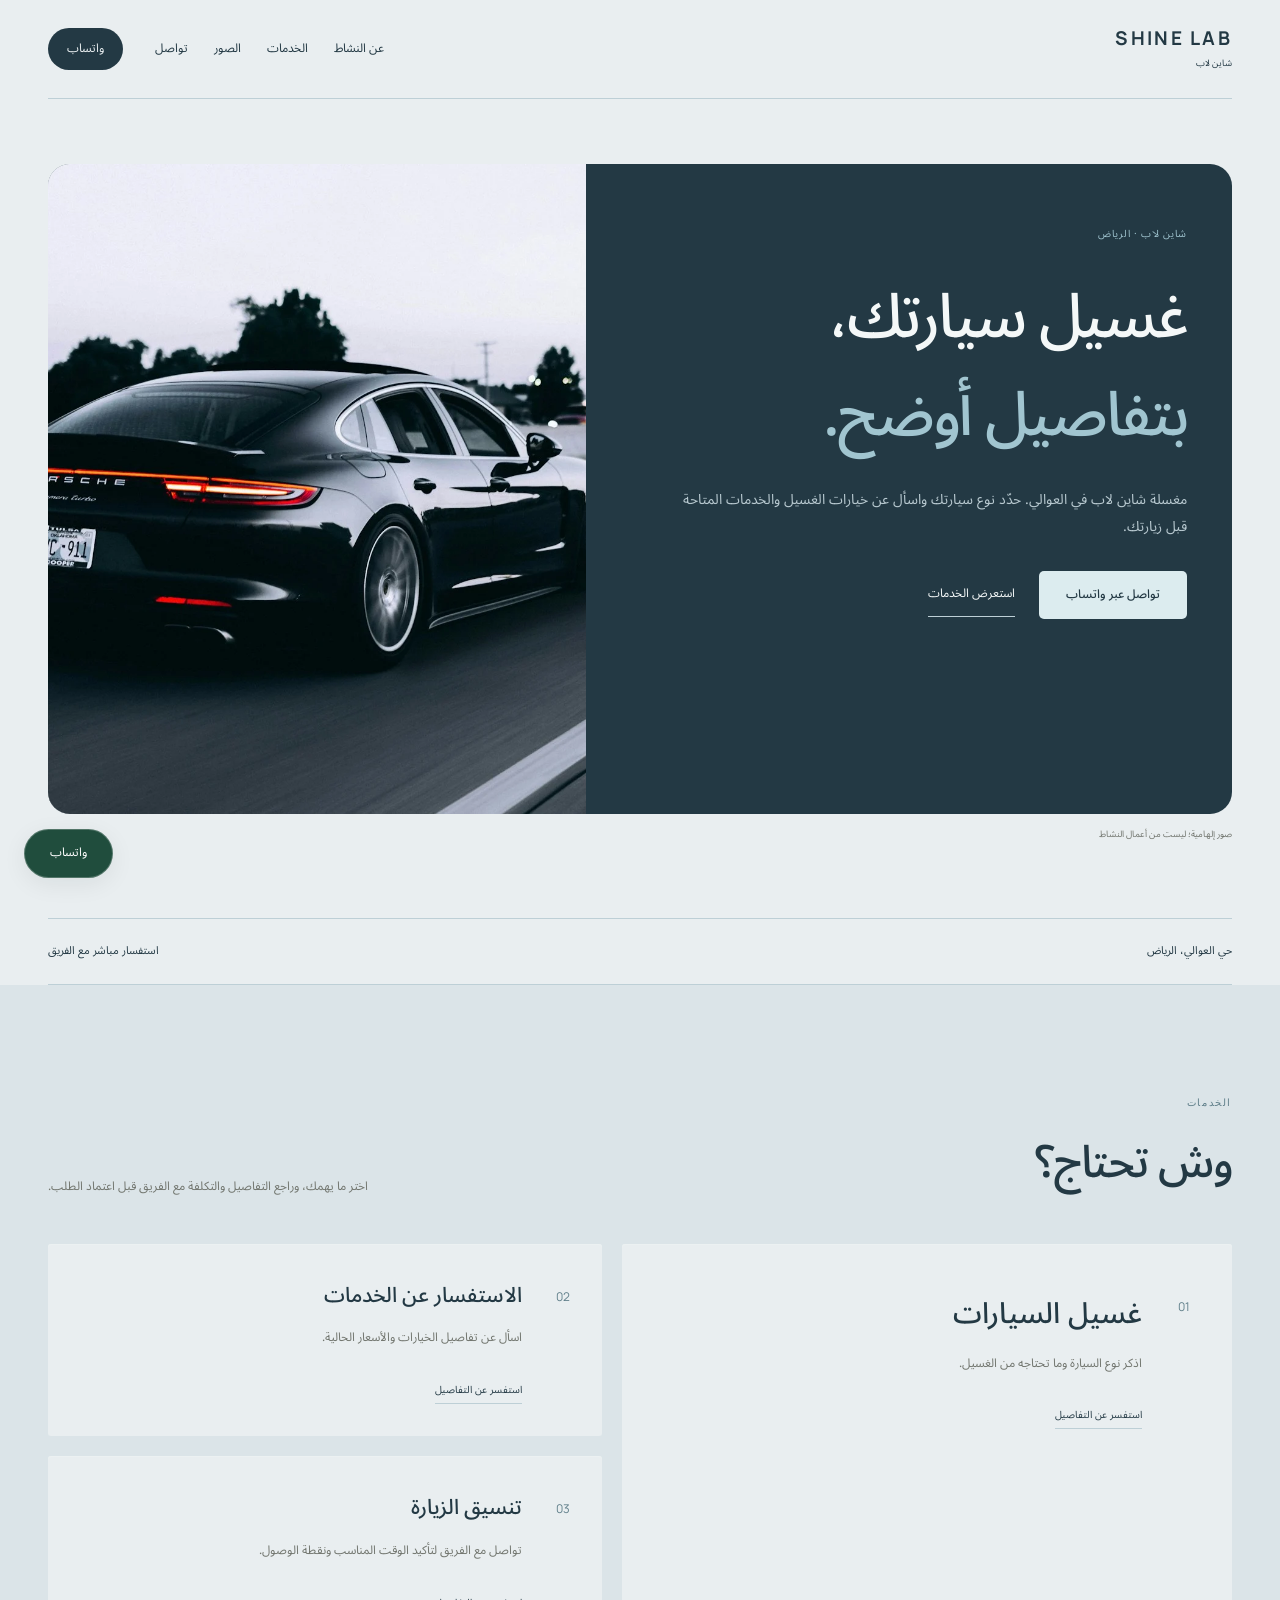
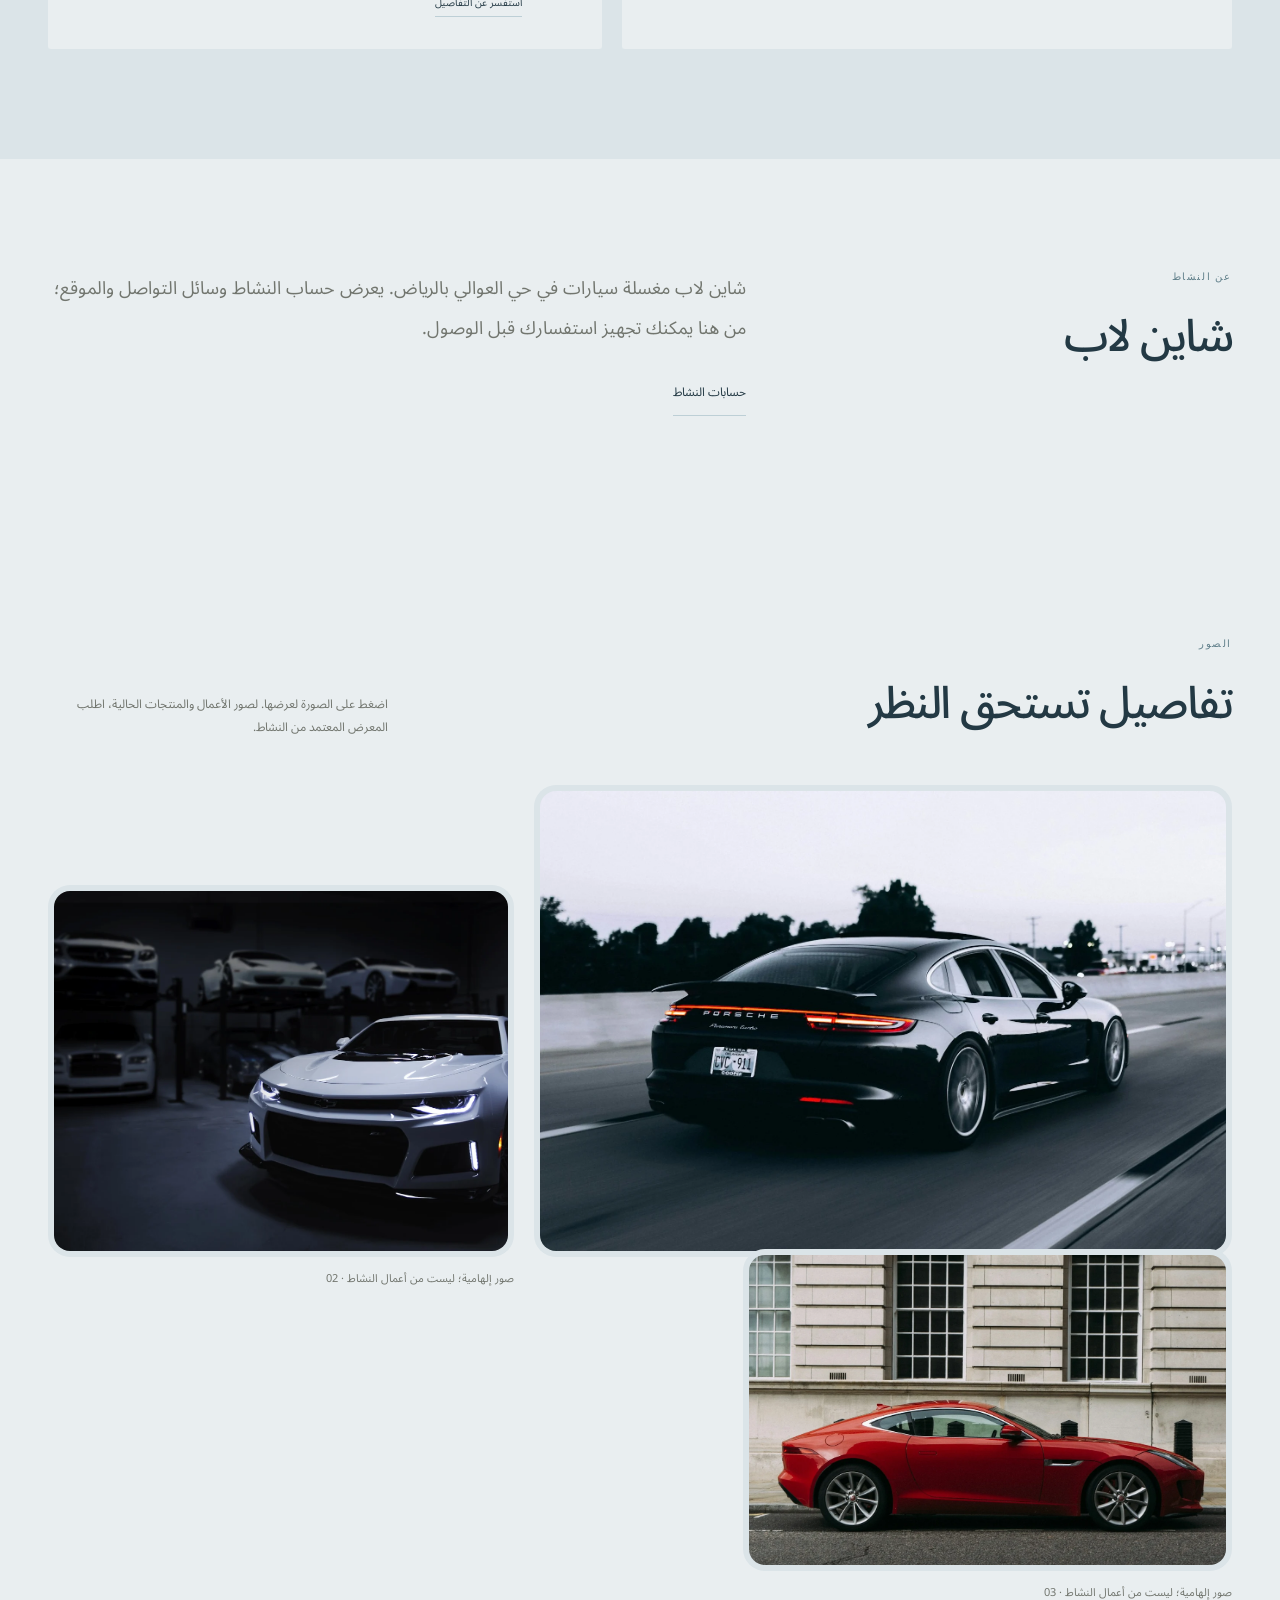
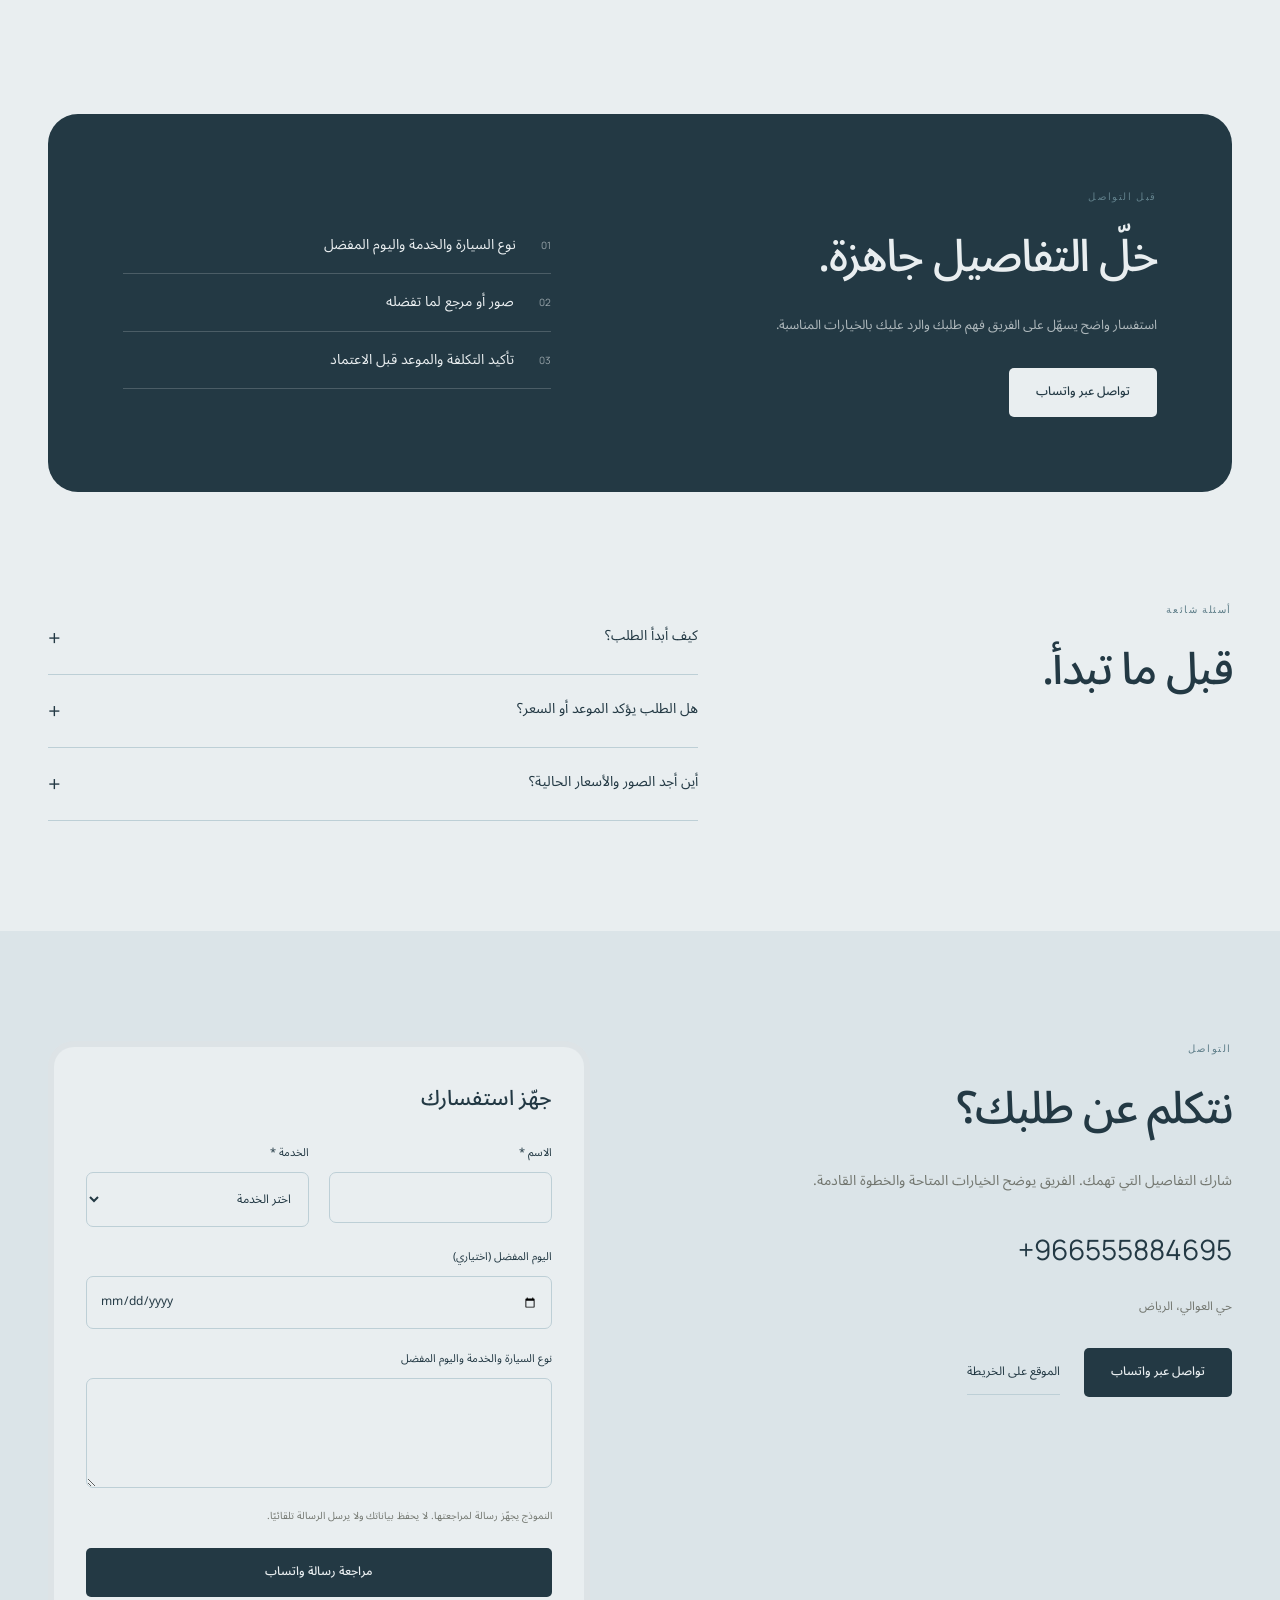
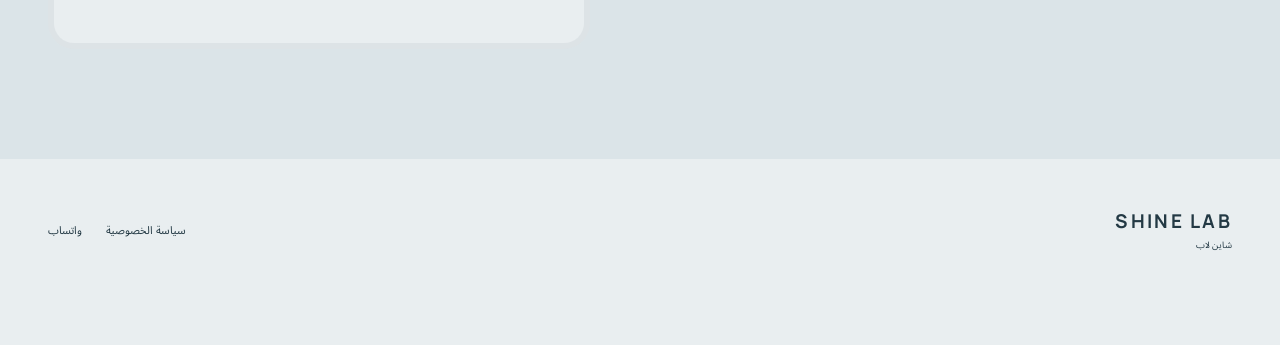
<file: index.html>
<!doctype html><html lang="ar" dir="rtl"><head><meta charset="utf-8"><meta name="viewport" content="width=device-width,initial-scale=1"><meta name="robots" content="noindex,nofollow"><title>شاين لاب | الرياض</title><meta name="description" content="مغسلة شاين لاب في العوالي. حدّد نوع سيارتك واسأل عن خيارات الغسيل والخدمات المتاحة قبل زيارتك."><meta property="og:image" content="https://az212z.github.io/shinelab-alawali-riyadh/assets/car-road.webp"><link rel="icon" href="favicon.svg"><link rel="stylesheet" href="style.css?v=2"><script src="app.js" defer></script></head><body class="lab" dir="rtl"><a class="skip" href="#main">انتقل للمحتوى</a><header class="wrap nav"><a class="brand" href="index.html">SHINE LAB<small>شاين لاب</small></a><nav class="links" id="navigation" aria-label="التنقل الرئيسي"><a class="" href="#about">عن النشاط</a><a class="" href="#services">الخدمات</a><a class="" href="#gallery">الصور</a><a class="" href="#contact">تواصل</a></nav><a class="nav-wa" href="https://wa.me/966555884695" target="_blank" rel="noopener noreferrer">واتساب</a><button class="menu" aria-expanded="false" aria-controls="navigation" aria-label="القائمة"><i></i><i></i></button></header><main id="main"><section class="hero wrap"><div class="hero-layout"><div class="hero-copy"><span class="eyebrow">شاين لاب · الرياض</span><h1>غسيل سيارتك،<br><em>بتفاصيل أوضح.</em></h1><p>مغسلة شاين لاب في العوالي. حدّد نوع سيارتك واسأل عن خيارات الغسيل والخدمات المتاحة قبل زيارتك.</p><div class="actions"><a class="btn" href="https://wa.me/966555884695" target="_blank" rel="noopener noreferrer">تواصل عبر واتساب</a><a class="text-link" href="#services">استعرض الخدمات</a></div></div><div class="photo hero-media"><img src="assets/car-road.webp" alt="صور إلهامية؛ ليست من أعمال النشاط" width="1600" height="1100" fetchpriority="high" decoding="async"></div></div><small class="note">صور إلهامية؛ ليست من أعمال النشاط</small></section><div class="wrap hero-meta"><span>حي العوالي، الرياض</span><span>استفسار مباشر مع الفريق</span></div><section class="section services" id="services"><div class="wrap"><div class="section-head reveal"><div><span class="kicker">الخدمات</span><h2>وش تحتاج؟</h2></div><p>اختر ما يهمك، وراجع التفاصيل والتكلفة مع الفريق قبل اعتماد الطلب.</p></div><div class="service-grid"><a class="service reveal" href="#contact" data-service="غسيل السيارات"><span class="service-num">01</span><div><h3>غسيل السيارات</h3><p>اذكر نوع السيارة وما تحتاجه من الغسيل.</p><small>استفسر عن التفاصيل</small></div></a><a class="service reveal" href="#contact" data-service="الاستفسار عن الخدمات"><span class="service-num">02</span><div><h3>الاستفسار عن الخدمات</h3><p>اسأل عن تفاصيل الخيارات والأسعار الحالية.</p><small>استفسر عن التفاصيل</small></div></a><a class="service reveal" href="#contact" data-service="تنسيق الزيارة"><span class="service-num">03</span><div><h3>تنسيق الزيارة</h3><p>تواصل مع الفريق لتأكيد الوقت المناسب ونقطة الوصول.</p><small>استفسر عن التفاصيل</small></div></a></div></div></section><section class="section wrap about" id="about"><div class="reveal"><span class="kicker">عن النشاط</span><h2>شاين لاب</h2></div><div class="reveal"><p>شاين لاب مغسلة سيارات في حي العوالي بالرياض. يعرض حساب النشاط وسائل التواصل والموقع؛ من هنا يمكنك تجهيز استفسارك قبل الوصول.</p><a class="text-link" href="https://linktr.ee/shinelab_riyadh" target="_blank" rel="noopener noreferrer">حسابات النشاط</a></div></section><section class="section wrap" id="gallery"><div class="section-head reveal"><div><span class="kicker">الصور</span><h2>تفاصيل تستحق النظر</h2></div><p>اضغط على الصورة لعرضها. لصور الأعمال والمنتجات الحالية، اطلب المعرض المعتمد من النشاط.</p></div><div class="gallery-grid"><figure class="reveal"><button class="gallery-button" data-lightbox aria-label="عرض الصورة 1"><img src="assets/car-road.webp" alt="صور إلهامية؛ ليست من أعمال النشاط 1" loading="lazy" width="1600" height="1100"></button><figcaption>صور إلهامية؛ ليست من أعمال النشاط · 01</figcaption></figure><figure class="reveal"><button class="gallery-button" data-lightbox aria-label="عرض الصورة 2"><img src="assets/car-black.webp" alt="صور إلهامية؛ ليست من أعمال النشاط 2" loading="lazy" width="1600" height="1100"></button><figcaption>صور إلهامية؛ ليست من أعمال النشاط · 02</figcaption></figure><figure class="reveal"><button class="gallery-button" data-lightbox aria-label="عرض الصورة 3"><img src="assets/car-detail.webp" alt="صور إلهامية؛ ليست من أعمال النشاط 3" loading="lazy" width="1600" height="1100"></button><figcaption>صور إلهامية؛ ليست من أعمال النشاط · 03</figcaption></figure></div></section><section class="wrap"><div class="brief reveal"><div><span class="kicker">قبل التواصل</span><h2>خلّ التفاصيل جاهزة.</h2><p>استفسار واضح يسهّل على الفريق فهم طلبك والرد عليك بالخيارات المناسبة.</p><div class="actions"><a class="btn" href="https://wa.me/966555884695" target="_blank" rel="noopener noreferrer">تواصل عبر واتساب</a></div></div><ol class="checklist"><li><span>01</span>نوع السيارة والخدمة واليوم المفضل</li><li><span>02</span>صور أو مرجع لما تفضله</li><li><span>03</span>تأكيد التكلفة والموعد قبل الاعتماد</li></ol></div></section><section class="section wrap faq"><div class="reveal"><span class="kicker">أسئلة شائعة</span><h2>قبل ما تبدأ.</h2></div><div class="reveal"><details><summary>كيف أبدأ الطلب؟</summary><p>استخدم زر واتساب للتواصل المباشر، أو جهّز استفسارك في النموذج بالأسفل وراجعه قبل فتح واتساب.</p></details><details><summary>هل الطلب يؤكد الموعد أو السعر؟</summary><p>لا، يُؤكد الفريق التفاصيل والسعر والتوافر مباشرة قبل اعتماد الطلب.</p></details><details><summary>أين أجد الصور والأسعار الحالية؟</summary><p>اطلب الكتالوج أو قائمة الخدمات الحالية من النشاط عبر رابط حساباته أو واتساب.</p></details></div></section><section class="section contact" id="contact"><div class="wrap contact-grid"><div class="contact-copy reveal"><span class="kicker">التواصل</span><h2>نتكلم عن طلبك؟</h2><p>شارك التفاصيل التي تهمك. الفريق يوضح الخيارات المتاحة والخطوة القادمة.</p><a class="phone" href="tel:+966555884695">+966555884695</a><p class="address">حي العوالي، الرياض</p><div class="actions"><a class="btn" href="https://wa.me/966555884695" target="_blank" rel="noopener noreferrer">تواصل عبر واتساب</a><a class="text-link" href="https://www.google.com/maps/search/?api=1&amp;query=%D8%B4%D8%A7%D9%8A%D9%86%20%D9%84%D8%A7%D8%A8%20%D8%AD%D9%8A%20%D8%A7%D9%84%D8%B9%D9%88%D8%A7%D9%84%D9%8A%D8%8C%20%D8%A7%D9%84%D8%B1%D9%8A%D8%A7%D8%B6" target="_blank" rel="noopener noreferrer">الموقع على الخريطة</a></div></div><div class="form-shell"><form data-phone="966555884695" data-business="شاين لاب"><h3>جهّز استفسارك</h3><div class="fields"><label>الاسم *<input name="name" required autocomplete="name" maxlength="80"></label><label>الخدمة *<select name="service" required><option value="">اختر الخدمة</option><option>غسيل السيارات</option><option>الاستفسار عن الخدمات</option><option>تنسيق الزيارة</option></select></label><label class="full">اليوم المفضل (اختياري)<input type="date" name="date"></label><label class="full">نوع السيارة والخدمة واليوم المفضل<textarea name="details" maxlength="1500"></textarea></label></div><p class="form-note">النموذج يجهّز رسالة لمراجعتها. لا يحفظ بياناتك ولا يرسل الرسالة تلقائيًا.</p><button class="btn submit" type="submit">مراجعة رسالة واتساب</button><p class="feedback" role="status" aria-live="polite"></p><div class="result" hidden><p class="message"></p><a class="btn" href="https://wa.me/966555884695" target="_blank" rel="noopener noreferrer">فتح واتساب</a></div></form></div></div></section></main><footer class="footer wrap"><div class="footer-top"><a class="brand" href="index.html">SHINE LAB<small>شاين لاب</small></a><div class="footer-links"><a class="" href="privacy.html">سياسة الخصوصية</a><a class="" href="https://wa.me/966555884695" target="_blank" rel="noopener noreferrer">واتساب</a></div></div></footer><a class="whatsapp-fixed" href="https://wa.me/966555884695" target="_blank" rel="noopener noreferrer">واتساب</a><dialog class="lightbox" aria-label="عرض الصورة"><div class="lightbox-top"><span>صور إلهامية؛ ليست من أعمال النشاط</span><button class="close">إغلاق</button></div><img alt="صور إلهامية؛ ليست من أعمال النشاط"></dialog></body></html>
</file>
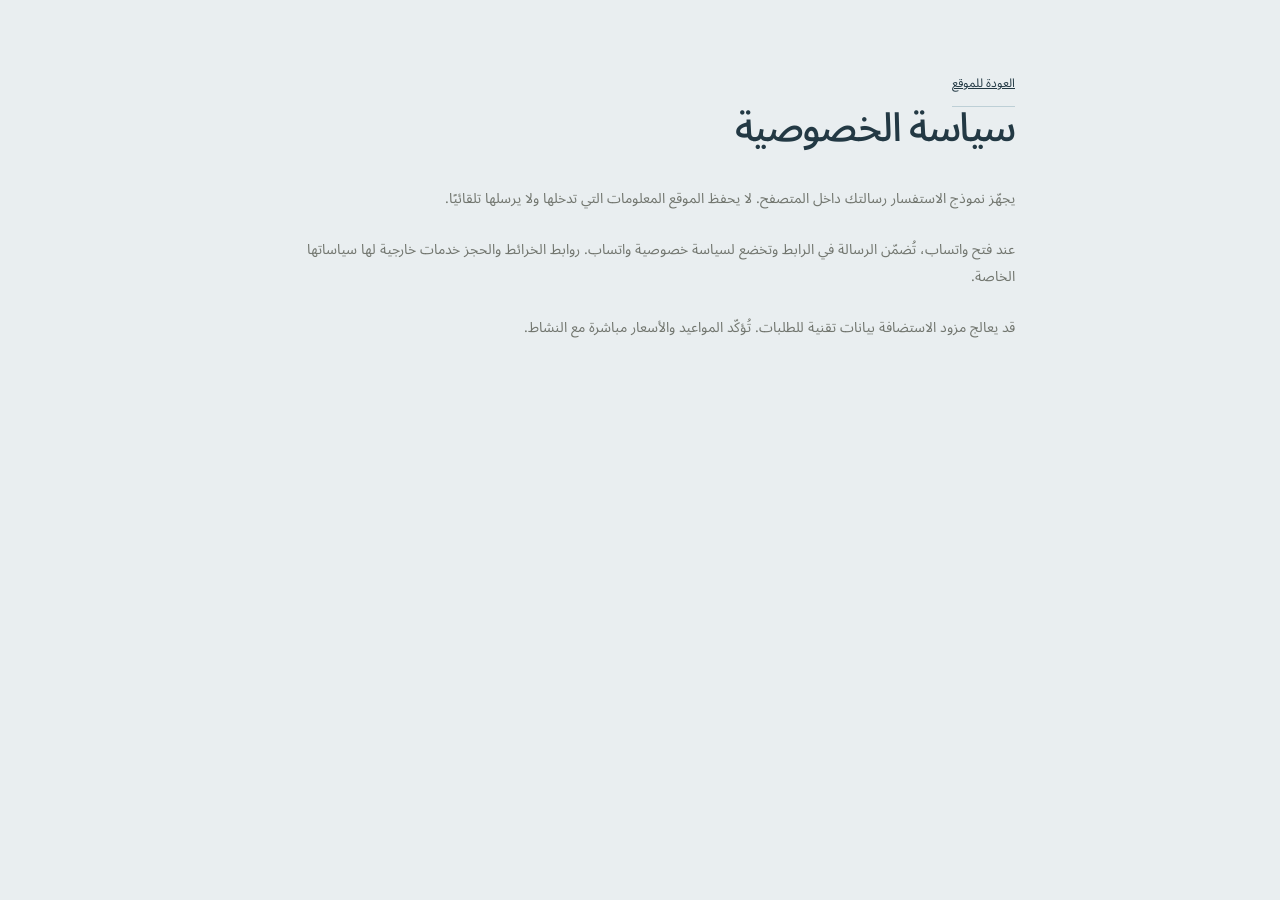
<file: privacy.html>
<!doctype html><html lang="ar" dir="rtl"><head><meta charset="utf-8"><meta name="viewport" content="width=device-width,initial-scale=1"><meta name="robots" content="noindex,nofollow"><title>شاين لاب | الرياض</title><meta name="description" content="مغسلة شاين لاب في العوالي. حدّد نوع سيارتك واسأل عن خيارات الغسيل والخدمات المتاحة قبل زيارتك."><meta property="og:image" content="https://az212z.github.io/shinelab-alawali-riyadh/assets/car-road.webp"><link rel="icon" href="favicon.svg"><link rel="stylesheet" href="style.css?v=2"><script src="app.js" defer></script></head><body class="lab" dir="rtl"><a class="skip" href="#main">انتقل للمحتوى</a><main class="legal"><a class="text-link" href="index.html">العودة للموقع</a><h1>سياسة الخصوصية</h1><p>يجهّز نموذج الاستفسار رسالتك داخل المتصفح. لا يحفظ الموقع المعلومات التي تدخلها ولا يرسلها تلقائيًا.</p><p>عند فتح واتساب، تُضمّن الرسالة في الرابط وتخضع لسياسة خصوصية واتساب. روابط الخرائط والحجز خدمات خارجية لها سياساتها الخاصة.</p><p>قد يعالج مزود الاستضافة بيانات تقنية للطلبات. تُؤكّد المواعيد والأسعار مباشرة مع النشاط.</p></main></body></html>
</file>
<file: style.css>
@import url('assets/fonts/arabic.css');@import url('assets/fonts/manrope.css');@import url('assets/fonts/serif.css');
:root{--bg:#f5f1e9;--ink:#2d362f;--accent:#89704f;--muted:#72766f;--panel:#e9e6dc;--line:#d7d7ca;--ease:cubic-bezier(.22,.68,0,1.04)}*{box-sizing:border-box}html{scroll-behavior:smooth;scroll-padding-top:35px}body{margin:0;background:var(--bg);color:var(--ink);font:14px/1.9 'Noto Sans Arabic',sans-serif}body[dir=ltr]{font-family:Manrope,sans-serif}a{color:inherit;text-decoration:none}button,input,select,textarea{font:inherit}button,a{touch-action:manipulation}img{display:block;width:100%;height:100%;object-fit:cover}h1,h2,h3,p{margin:0}h1,h2{font-weight:500;line-height:1.6;letter-spacing:-.035em}h1{font-size:clamp(42px,4.8vw,78px)}h2{font-size:clamp(32px,3.5vw,56px)}[dir=ltr] h1,[dir=ltr] h2{font-family:'Cormorant Garamond',serif;line-height:1.05;letter-spacing:-.035em}[dir=ltr] h1{font-size:clamp(64px,6vw,100px)}h3{font-size:21px;font-weight:500}em{font-style:normal;color:var(--accent)}p{color:var(--muted)}button{cursor:pointer}.wrap{width:min(1296px,calc(100% - 96px));margin:auto}.notice{font-size:9px;text-align:center;padding:8px;background:var(--panel);color:var(--muted)}.skip{position:absolute;top:-100px;left:20px;background:var(--ink);color:var(--bg);padding:15px;z-index:20}.skip:focus{top:5px}.nav{display:flex;align-items:center;gap:32px;padding:26px 0;border-bottom:1px solid var(--line);position:relative;z-index:5}.brand{font-family:Manrope,sans-serif;font-size:19px;letter-spacing:.12em;font-weight:700;line-height:1.3}.brand small{display:block;font:9px/1.8 'Noto Sans Arabic',sans-serif;letter-spacing:0;margin-top:5px}.links{display:flex;gap:26px;margin-inline-start:auto;font-size:12px}.language{font-size:12px;border-bottom:1px solid currentColor;padding:8px 4px}.nav-wa{font-size:12px;padding:10px 19px;border-radius:30px;background:var(--ink);color:var(--bg)}.menu{display:none;border:0;background:transparent;width:44px;height:44px;padding:10px}.menu i{height:1px;display:block;background:var(--ink);margin:6px 0;transition:transform .4s var(--ease)}.menu[aria-expanded=true] i:first-child{transform:translateY(3.5px) rotate(45deg)}.menu[aria-expanded=true] i:last-child{transform:translateY(-3.5px) rotate(-45deg)}.hero{padding-top:65px;padding-bottom:75px}.eyebrow{font-size:10px;letter-spacing:.07em;margin-bottom:26px;display:block;color:var(--accent)}.hero-copy p{max-width:510px;margin-top:22px;font-size:14px}.actions{display:flex;gap:24px;align-items:center;flex-wrap:wrap;margin-top:30px}.btn{display:inline-flex;align-items:center;justify-content:center;min-height:48px;padding:13px 27px;border:0;border-radius:5px;background:var(--ink);color:var(--bg);font-size:12px;font-weight:500;transition:transform .35s var(--ease)}.btn:hover{transform:translateY(-3px)}.btn:active{transform:scale(.98)}.text-link{border-bottom:1px solid var(--line);padding:10px 0;font-size:12px}.photo{padding:6px;background:color-mix(in srgb,var(--ink) 6%,var(--bg));border-radius:28px;overflow:hidden;min-width:0}.photo img{border-radius:22px}.note{font-size:9px;color:var(--muted);margin-top:12px;display:block}.hero-layout{display:grid;grid-template-columns:1fr 1fr;gap:80px;align-items:center}.hero-media{height:580px}.hero-minor{display:none}.hero-meta{display:flex;gap:30px;border-block:1px solid var(--line);padding:22px 0;font-size:11px;justify-content:space-between}.section{padding-block:110px}.section-head{display:flex;justify-content:space-between;align-items:end;gap:50px;margin-bottom:45px}.section-head p{max-width:340px;font-size:12px}.kicker{display:block;font:10px Manrope,sans-serif;letter-spacing:.16em;color:var(--accent);margin-bottom:18px}.about{display:grid;grid-template-columns:.7fr 1.3fr;gap:110px}.about p{font-size:18px;line-height:2.2;max-width:770px}.about .text-link{display:inline-block;margin-top:24px}.services{background:var(--panel)}.service-grid{display:grid;grid-template-columns:1.1fr 1fr;gap:20px}.service{padding:32px;border-radius:18px;background:var(--bg);box-shadow:inset 0 1px 0 color-mix(in srgb,var(--bg) 85%,white);display:grid;grid-template-columns:30px 1fr;gap:18px;transition:transform .4s var(--ease)}.service:hover{transform:translateY(-4px)}.service:first-child{grid-row:span 2;padding:42px;align-content:start}.service:first-child h3{font-size:29px}.service p{font-size:12px;margin-top:12px}.service-num{color:var(--accent);font:12px Manrope,sans-serif;padding-top:12px}.service small{display:inline-block;font-size:10px;margin-top:30px;padding-bottom:4px;border-bottom:1px solid var(--line)}.gallery-grid{display:grid;grid-template-columns:1.2fr .8fr;gap:35px;align-items:start}.gallery-grid figure{margin:0}.gallery-grid figure:nth-child(2){margin-top:100px}.gallery-grid figure:nth-child(3){width:70%;margin-top:-60px}.gallery-button{display:block;padding:6px;background:var(--panel);border:0;border-radius:22px;width:100%}.gallery-button img{height:460px;border-radius:16px}.gallery-grid figure:nth-child(2) img{height:360px}.gallery-grid figure:nth-child(3) img{height:310px}.gallery-grid figcaption{font-size:11px;margin-top:12px;color:var(--muted)}.brief{background:var(--ink);color:var(--bg);padding:75px;border-radius:30px;display:grid;grid-template-columns:1fr .8fr;gap:70px;align-items:center}.brief p{color:color-mix(in srgb,var(--bg) 70%,var(--ink));margin-top:20px;font-size:13px}.brief .btn{background:var(--bg);color:var(--ink)}.checklist{list-style:none;padding:0;margin:0}.checklist li{padding:15px 0;border-bottom:1px solid color-mix(in srgb,var(--bg) 20%,var(--ink));font-size:14px}.checklist span{font:10px Manrope,sans-serif;margin-inline-end:25px;opacity:.6}.faq{display:grid;grid-template-columns:.8fr 1.2fr;gap:100px}.faq details{border-bottom:1px solid var(--line);padding:21px 0}.faq summary{cursor:pointer;list-style:none;display:flex;justify-content:space-between;gap:15px;font-size:14px}.faq summary::-webkit-details-marker{display:none}.faq summary:after{content:'+';font:22px Manrope,sans-serif}.faq details[open] summary:after{content:'−'}.faq details p{font-size:12px;padding-top:18px}.contact{background:var(--panel)}.contact-grid{display:grid;grid-template-columns:1fr 1fr;gap:100px}.contact-copy>p{margin-top:24px;max-width:450px}.phone{font:28px/1.6 Manrope,sans-serif;direction:ltr;display:inline-block;margin-top:32px}.address{font-size:12px;margin-top:20px}.form-shell{padding:6px;background:color-mix(in srgb,var(--ink) 6%,var(--bg));border-radius:26px}form{padding:32px;background:var(--bg);border-radius:20px}form h3{margin-bottom:25px}.fields{display:grid;grid-template-columns:1fr 1fr;gap:20px}label{font-size:11px;display:flex;flex-direction:column;gap:8px}.full{grid-column:1/-1}input,select,textarea{font-size:12px;padding:13px;border:1px solid var(--line);background:var(--bg);color:var(--ink);border-radius:7px;width:100%;min-width:0;min-height:47px}textarea{min-height:110px;resize:vertical}.form-note{font-size:10px;margin-top:18px}.submit{width:100%;margin-top:23px}.result{margin-top:20px;border-top:1px solid var(--line);padding-top:20px}.result p{font-size:11px;white-space:pre-line;margin-bottom:20px}.feedback{font-size:11px;margin-top:14px}.footer{padding:50px 0 90px}.footer-top{display:flex;justify-content:space-between;align-items:center;gap:30px}.footer-links{display:flex;gap:24px;font-size:11px}.fine{border-top:1px solid var(--line);margin-top:32px;padding-top:20px;font-size:9px;max-width:900px}.whatsapp-fixed{position:fixed;bottom:22px;inset-inline-end:24px;z-index:8;padding:12px 25px;background:#204d3d;color:#fff;border:1px solid #dce6df44;border-radius:30px;font-size:12px;box-shadow:0 6px 24px #15201a12}.lightbox{border:0;background:var(--bg);color:var(--ink);padding:18px;border-radius:22px;max-width:90vw;max-height:92dvh}.lightbox::backdrop{background:#000a;backdrop-filter:blur(8px)}.lightbox img{max-height:72dvh;width:auto;max-width:83vw;object-fit:contain}.lightbox-top{display:flex;justify-content:space-between;align-items:center;padding-bottom:12px;gap:30px;font-size:12px}.close{border:0;background:var(--panel);padding:10px 20px;border-radius:20px}.legal{max-width:800px;margin:70px auto;padding:0 25px}.legal p{margin:25px 0}.legal h1{font-size:40px}.legal a{text-decoration:underline}:focus-visible{outline:3px solid var(--accent);outline-offset:5px}.motion .reveal{opacity:0;transform:translateY(24px);transition:opacity .7s var(--ease),transform .7s var(--ease)}.motion .reveal.visible{opacity:1;transform:none}
/* Ten visual directions, each with its own composition. */
.atelier{--bg:#f8f2eb;--ink:#46372d;--accent:#9c674b;--panel:#ede2d7;--line:#d9c9bb}.atelier .hero-media{border-radius:210px 210px 24px 24px;height:630px}.atelier .hero-media img{border-radius:205px 205px 18px 18px}.atelier .hero-copy{padding-inline-end:25px}.atelier .gallery-grid{grid-template-columns:1fr 1fr}.atelier .btn{border-radius:30px}
.club{--bg:#202726;--ink:#eee9dc;--accent:#c8ad76;--muted:#adb4aa;--panel:#2b3330;--line:#414b43}.club .hero-layout{grid-template-columns:.85fr 1.15fr;gap:70px}.club .hero-media{order:-1;height:610px;border-radius:8px;padding:8px}.club .hero-media img{border-radius:2px;filter:saturate(.65)}.club .hero-copy{padding-block:35px}.club .service-grid{grid-template-columns:1fr}.club .service:first-child{grid-row:auto;padding:32px}.club .service:first-child h3{font-size:21px}.club .brief{background:#c8ad76;color:#202726}.club .brief p{color:#384235}.club .brief .btn{background:#202726;color:#fff}.club .checklist li{border-color:#20272640}
.stone{--bg:#efeee9;--ink:#393e3d;--accent:#837b6d;--panel:#e2e1d9;--line:#c9c9c0}.stone .hero-layout{display:block}.stone .hero-copy{display:grid;grid-template-columns:1fr .65fr;gap:0 70px;align-items:end;margin-bottom:45px}.stone .hero-copy .eyebrow{grid-column:1/-1}.stone .hero-copy p{margin:0}.stone .hero-copy .actions{grid-column:2;grid-row:3}.stone .hero-media{height:470px;border-radius:4px}.stone .hero-media img{border-radius:0;object-position:50% 58%}.stone .hero h1{grid-row:2/4}.stone .gallery-grid figure:nth-child(2){margin-top:40px}.stone .service{border-radius:3px}
.petal{--bg:#f5eee9;--ink:#583c3e;--accent:#a97979;--panel:#ecded8;--line:#ddc9c4}.petal .hero-layout{grid-template-columns:1fr 1fr;gap:65px;align-items:center}.petal .hero-media{height:610px;border-radius:50% 50% 8px 8px;transform:rotate(-3deg)}.petal .hero-media img{border-radius:50% 50% 3px 3px}.petal .hero h1{font-size:clamp(44px,5.3vw,82px)}.petal .hero-copy{padding-inline-start:15px}.petal .btn{border-radius:30px}.petal .about{grid-template-columns:1fr 1fr}.petal .gallery-grid figure:nth-child(3){grid-column:1/-1;margin:0 20%;width:60%}
.occasion{--bg:#f1e4d6;--ink:#753d36;--accent:#a66a48;--panel:#e8d3c2;--line:#d1b5a0}.occasion .hero-layout{position:relative;display:block;min-height:650px;padding:55px}.occasion .hero-media{position:absolute;inset:0;height:100%;border-radius:25px}.occasion .hero-media img{filter:brightness(.65)}.occasion .hero-copy{position:relative;z-index:1;max-width:610px;color:#fff2e0;background:#4b251dcc;padding:35px 45px;border-radius:14px}.occasion .hero-copy p{color:#ebd8ca}.occasion .eyebrow,.occasion .hero em{color:#e5bb94}.occasion .hero .btn{background:#f4e5d5;color:#693b31}.occasion .hero .text-link{border-color:#ffffff50}.occasion .service-grid{grid-template-columns:1fr}.occasion .service:first-child{grid-row:auto}.occasion .service{grid-template-columns:50px 1fr;padding:30px 40px}.occasion .service:first-child h3{font-size:21px}
.linen{--bg:#f4f0e8;--ink:#44482e;--accent:#89865c;--panel:#e8e5d5;--line:#ccceba}.linen .hero-layout{grid-template-columns:.95fr 1.05fr;gap:45px}.linen .hero-media{height:500px;border-radius:100px 8px 8px 8px;order:-1}.linen .hero-media img{border-radius:95px 3px 3px 3px}.linen .hero-copy{padding-inline-start:20px}.linen .service-grid{grid-template-columns:1fr 1fr}.linen .gallery-grid figure:nth-child(2){margin-top:0}.linen .gallery-grid figure:nth-child(3){width:80%;margin-top:0;grid-column:1/-1;justify-self:center}
.lab{--bg:#e9eef0;--ink:#233944;--accent:#607f8a;--panel:#dbe4e8;--line:#bdcfd6}.lab .hero-layout{display:grid;grid-template-columns:1.2fr 1fr;gap:0;align-items:stretch;background:#233944;border-radius:22px;overflow:hidden}.lab .hero-copy{padding:60px 45px;color:#f4f8f8}.lab .hero-copy p{color:#b8c9d0}.lab .hero .eyebrow,.lab .hero em{color:#a1c5d0}.lab .hero .btn{background:#dcecef;color:#233944}.lab .hero-media{height:650px;border-radius:0;padding:0}.lab .hero-media img{border-radius:0;object-position:60% center}.lab .service{border-radius:3px}.lab .gallery-grid{gap:20px}
.road{--bg:#f4efe5;--ink:#292c31;--accent:#ac7946;--panel:#e9e0d2;--line:#d6c9b5}.road .hero-layout{display:flex;flex-direction:column;gap:40px;align-items:stretch}.road .hero-copy{display:grid;grid-template-columns:1.3fr 1fr;gap:0 60px;align-items:center}.road .hero-copy .eyebrow{grid-column:1/-1}.road .hero-copy .actions{grid-column:2}.road .hero h1{grid-row:2/4}.road .hero-media{height:400px;border-radius:18px}.road .hero-media img{border-radius:12px;object-position:50% 58%}.road .gallery-grid{grid-template-columns:1fr 1fr}.road .service-grid{grid-template-columns:1fr}.road .service:first-child{grid-row:auto;padding:32px}.road .service:first-child h3{font-size:21px}
.mobile{--bg:#f0f3eb;--ink:#324a3d;--accent:#769274;--panel:#e0e8da;--line:#c5d4c0}.mobile .hero-layout{position:relative;display:flex;align-items:end;min-height:680px;padding:35px}.mobile .hero-media{position:absolute;inset:0;height:100%;border-radius:28px}.mobile .hero-media img{filter:brightness(.8)}.mobile .hero-copy{z-index:1;position:relative;background:var(--bg);padding:35px 45px;border-radius:18px;max-width:620px}.mobile .hero h1{font-size:clamp(42px,4.4vw,64px)}.mobile .hero-copy p{font-size:12px}.mobile .hero .eyebrow{margin-bottom:12px}.mobile .btn{border-radius:30px}.mobile .gallery-grid figure:nth-child(2){margin-top:35px}
.violet{--bg:#f1eef5;--ink:#443d56;--accent:#8a779c;--panel:#e5e0ec;--line:#cfc5db}.violet .hero-layout{grid-template-columns:1fr .9fr;gap:100px}.violet .hero-media{height:580px;border-radius:180px 180px 25px 25px}.violet .hero-media img{border-radius:175px 175px 20px 20px}.violet .btn{border-radius:30px}.violet .service-grid{grid-template-columns:1fr}.violet .service:first-child{grid-row:auto;padding:32px}.violet .service:first-child h3{font-size:21px}
@media(max-width:1100px){.wrap{width:calc(100% - 56px)}.nav{gap:18px}.links{gap:18px}.nav-wa{display:none}.hero-layout{gap:40px!important}.hero h1{font-size:52px}[dir=ltr] .hero h1{font-size:72px}.about,.contact-grid,.faq{gap:50px}.hero-media{height:520px!important}.hero-copy{padding-inline:0!important}.lab .hero-copy{padding:40px!important}.brief{padding:45px;gap:40px}.occasion .hero-copy,.mobile .hero-copy{z-index:1;padding:30px!important}.occasion .hero-media,.mobile .hero-media{height:100%!important}}
@media(max-width:767px){body{font-size:13px}.wrap{width:calc(100% - 32px)}.nav{padding:18px 0;gap:14px}.brand{font-size:15px;max-width:200px}.brand small{font-size:8px}.menu{display:block;flex-shrink:0}.language{margin-inline-start:auto}.links{display:none;position:absolute;top:90px;inset-inline:0;flex-direction:column;background:var(--bg);border:1px solid var(--line);border-radius:20px;padding:25px;font-size:16px}.links.open{display:flex}.links a{padding:10px}.menu{margin-inline-start:auto}.language~.menu{margin-inline-start:0}.hero{padding:38px 0 42px}.hero-layout{display:flex!important;flex-direction:column!important;gap:30px!important;min-height:0!important;padding:0!important}.hero-copy{display:block!important;padding:0!important}.hero h1,.petal .hero h1,.mobile .hero h1{font-size:clamp(34px,9.5vw,49px);line-height:1.65}[dir=ltr] .hero h1{font-size:clamp(54px,13vw,70px)}.hero-copy p{font-size:12px;margin-top:18px!important}.eyebrow{font-size:9px;margin-bottom:17px}.actions{margin-top:23px;gap:20px}.btn{font-size:11px;padding:13px 22px}.hero-media{height:380px!important;order:0!important;width:100%;position:relative!important;inset:auto!important;transform:none!important}.hero-meta{gap:20px;font-size:9px;flex-wrap:wrap;justify-content:start;padding:20px 0}.hero-minor{display:none}.section{padding-block:70px}.section-head{display:block;margin-bottom:30px}.section-head p{margin-top:18px;max-width:100%}h2{font-size:33px}.about{display:block}.about p{font-size:15px;margin-top:25px}.service-grid{grid-template-columns:1fr!important;gap:14px}.service,.service:first-child{grid-row:auto!important;padding:25px!important;grid-template-columns:24px 1fr!important;gap:13px}.service h3,.service:first-child h3{font-size:20px!important}.service small{margin-top:20px}.gallery-grid{grid-template-columns:1fr!important;gap:26px!important}.gallery-grid figure:nth-child(n){width:100%!important;margin:0!important;grid-column:auto!important}.gallery-button img,.gallery-grid figure:nth-child(n) img{height:320px!important}.brief{padding:28px 25px;display:block;border-radius:20px}.brief h2{font-size:30px}.checklist{margin-top:30px}.checklist li{font-size:12px}.faq{display:block}.faq>div+div{margin-top:20px}.faq summary{font-size:12px}.contact-grid{grid-template-columns:1fr;gap:35px}.contact-copy p{font-size:12px}.phone{font-size:25px}.fields{gap:16px}form{padding:25px 19px}.footer-top{display:block}.footer-links{margin-top:25px;flex-wrap:wrap;gap:20px}.whatsapp-fixed{bottom:14px;inset-inline-end:14px;font-size:11px;padding:11px 22px}.fine{font-size:9px}.atelier .hero-media{height:430px!important}.club .hero-media{height:430px!important}.stone .hero-copy,.road .hero-copy{margin-bottom:0}.stone .hero-media{height:340px!important}.petal .hero-media{height:450px!important}.occasion .hero-layout,.mobile .hero-layout{background:none}.occasion .hero-copy{background:var(--ink);padding:28px!important;border-radius:18px}.occasion .hero-media,.mobile .hero-media{height:370px!important}.occasion .hero-media img,.mobile .hero-media img{filter:none}.linen .hero-media{height:340px!important}.lab .hero-layout{gap:0!important}.lab .hero-copy{padding:30px!important}.lab .hero-media{height:330px!important}.mobile .hero-copy{z-index:1;padding:0!important}.violet .hero-media{height:420px!important}}
@media(prefers-reduced-motion:reduce){html{scroll-behavior:auto}*,*:before,*:after{transition:none!important;animation:none!important}.motion .reveal{opacity:1;transform:none}}

.club .brief .kicker{color:#324035}
</file>
